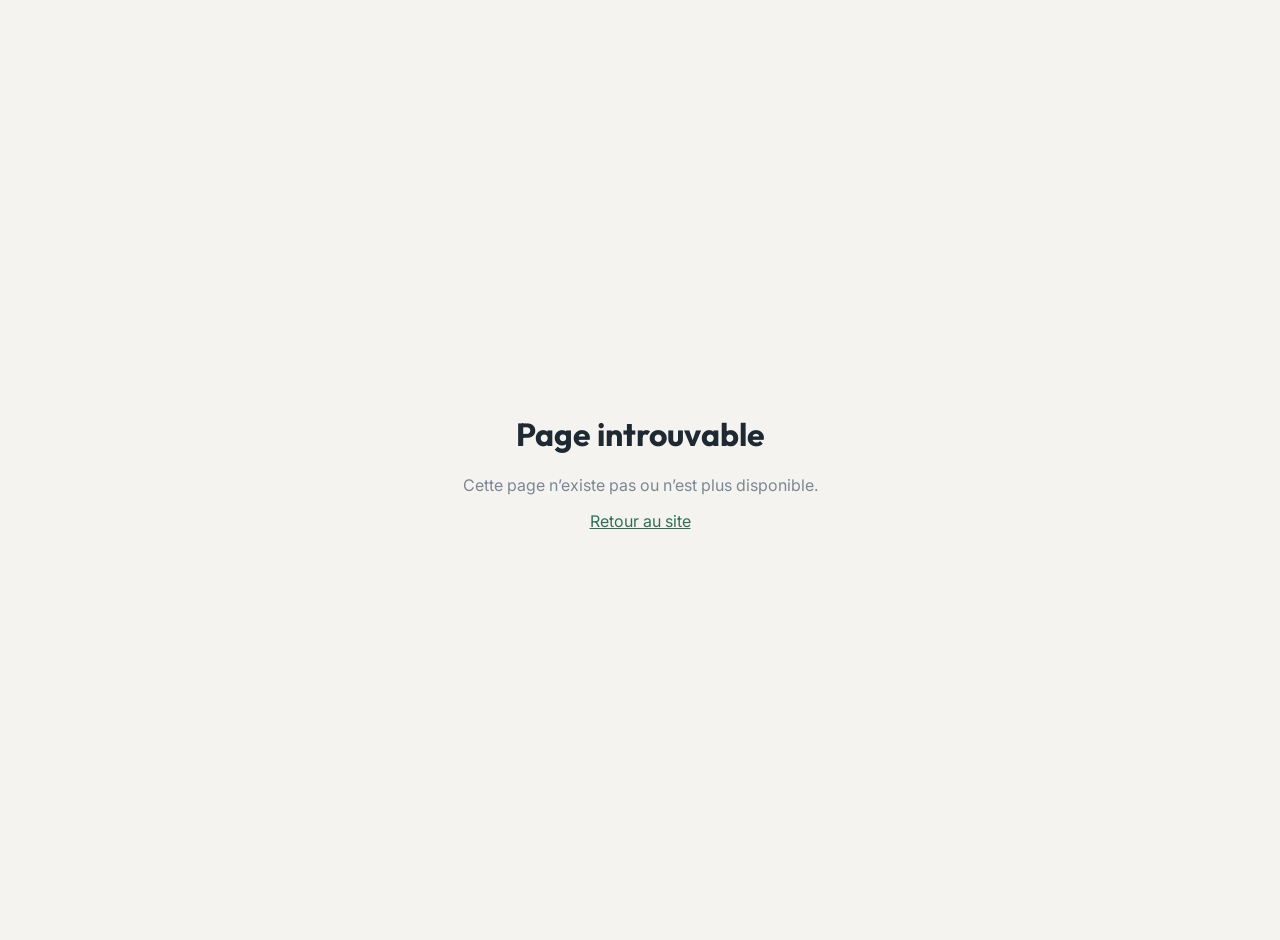
<file: f/index.html>
<!DOCTYPE html>
<html lang="fr-CA">
<head>
  <meta charset="utf-8">
  <meta name="viewport" content="width=device-width, initial-scale=1">
  <title>Stony Automation</title>
  <meta name="robots" content="index,follow">
  <link rel="icon" href="/favicon.ico" sizes="any">
  <link rel="icon" type="image/svg+xml" href="/favicon.svg">
  <link rel="preconnect" href="https://fonts.googleapis.com">
  <link rel="preconnect" href="https://fonts.gstatic.com" crossorigin>
  <link href="https://fonts.googleapis.com/css2?family=Inter:wght@400;600;700&family=Outfit:wght@600;700;800&display=swap" rel="stylesheet">
  <style>
    html, body { margin: 0; background: #F5F3EF; }
    .fn-loading { min-height: 100vh; display: grid; place-items: center; font-family: Inter, system-ui, sans-serif; color: #7B8794; }
  </style>
  <script src="/funnel-render.js"></script>
</head>
<body>
  <div id="app"><div class="fn-loading">Chargement…</div></div>
<script>
(function () {
  const R = window.FunnelRender;
  const st = document.createElement('style'); st.textContent = R.css(''); document.head.appendChild(st);
  const app = document.getElementById('app');
  const parts = location.pathname.replace(/\/+$/, '').split('/');
  const slug = (new URLSearchParams(location.search).get('s') || parts[parts.length - 1] || '').toLowerCase();
  const merciMode = new URLSearchParams(location.search).get('merci') === '1';
  let cfg = null;

  function notFound() {
    app.innerHTML = '<div class="fn-loading" style="text-align:center;padding:20px"><div><h1 style="font-family:Outfit,sans-serif;color:#1F2933">Page introuvable</h1><p>Cette page n’existe pas ou n’est plus disponible.</p><p><a href="/site/" style="color:#2F6F57">Retour au site</a></p></div></div>';
  }
  function showMerci() {
    app.innerHTML = R.merci(cfg); window.scrollTo(0, 0);
    app.querySelectorAll('[data-fn-click]').forEach(a => a.addEventListener('click', () => {
      try { navigator.sendBeacon('/api/funnel?action=click', new Blob([JSON.stringify({ slug })], { type: 'application/json' })); } catch (e) {}
    }));
  }
  function showCapture() {
    app.innerHTML = R.capture(cfg);
    const form = app.querySelector('.fn-form'), msg = form.querySelector('.fn-msg'), btn = form.querySelector('button');
    const err = t => { msg.textContent = t; msg.classList.add('show'); };
    form.addEventListener('submit', async e => {
      e.preventDefault(); msg.classList.remove('show');
      const f = form.elements;
      const data = { slug, courriel: f.courriel.value.trim(), prenom: f.prenom ? f.prenom.value.trim() : '', entreprise: f.entreprise ? f.entreprise.value.trim() : '', telephone: f.telephone ? f.telephone.value.trim() : '', consentement: f.consentement.checked, site_web: f.site_web.value };
      if (f.prenom && !data.prenom) return err('Merci d’indiquer votre prénom.');
      if (!/^[^@\s]+@[^@\s]+\.[^@\s]{2,}$/.test(data.courriel)) return err('Le courriel ne semble pas valide.');
      if (!data.consentement) return err('Merci de cocher la case de consentement.');
      const label = btn.textContent; btn.disabled = true; btn.textContent = 'Envoi…';
      try {
        const r = await fetch('/api/funnel?action=optin', { method: 'POST', headers: { 'Content-Type': 'application/json' }, body: JSON.stringify(data) });
        const j = await r.json().catch(() => ({}));
        if (!r.ok) throw new Error(j.error || 'Envoi impossible.');
        history.replaceState(null, '', location.pathname + '?merci=1');
        showMerci();
      } catch (ex) { err(ex.message + ' Réessayez dans un instant.'); btn.disabled = false; btn.textContent = label; }
    });
  }

  if (!/^[a-z0-9]+(-[a-z0-9]+)*$/.test(slug)) return notFound();
  fetch('/api/funnel?action=page&s=' + encodeURIComponent(slug) + (merciMode ? '&vue=0' : ''))
    .then(r => r.ok ? r.json() : Promise.reject())
    .then(j => {
      cfg = j.config || {};
      const c = cfg.capture || {};
      document.title = (cfg.titre_page || c.titre || j.nom || 'Stony Automation').replace(/\*\*/g, '');
      if (cfg.description) { const m = document.createElement('meta'); m.name = 'description'; m.content = cfg.description; document.head.appendChild(m); }
      merciMode ? showMerci() : showCapture();
    })
    .catch(notFound);
})();
</script>
</body>
</html>
</file>
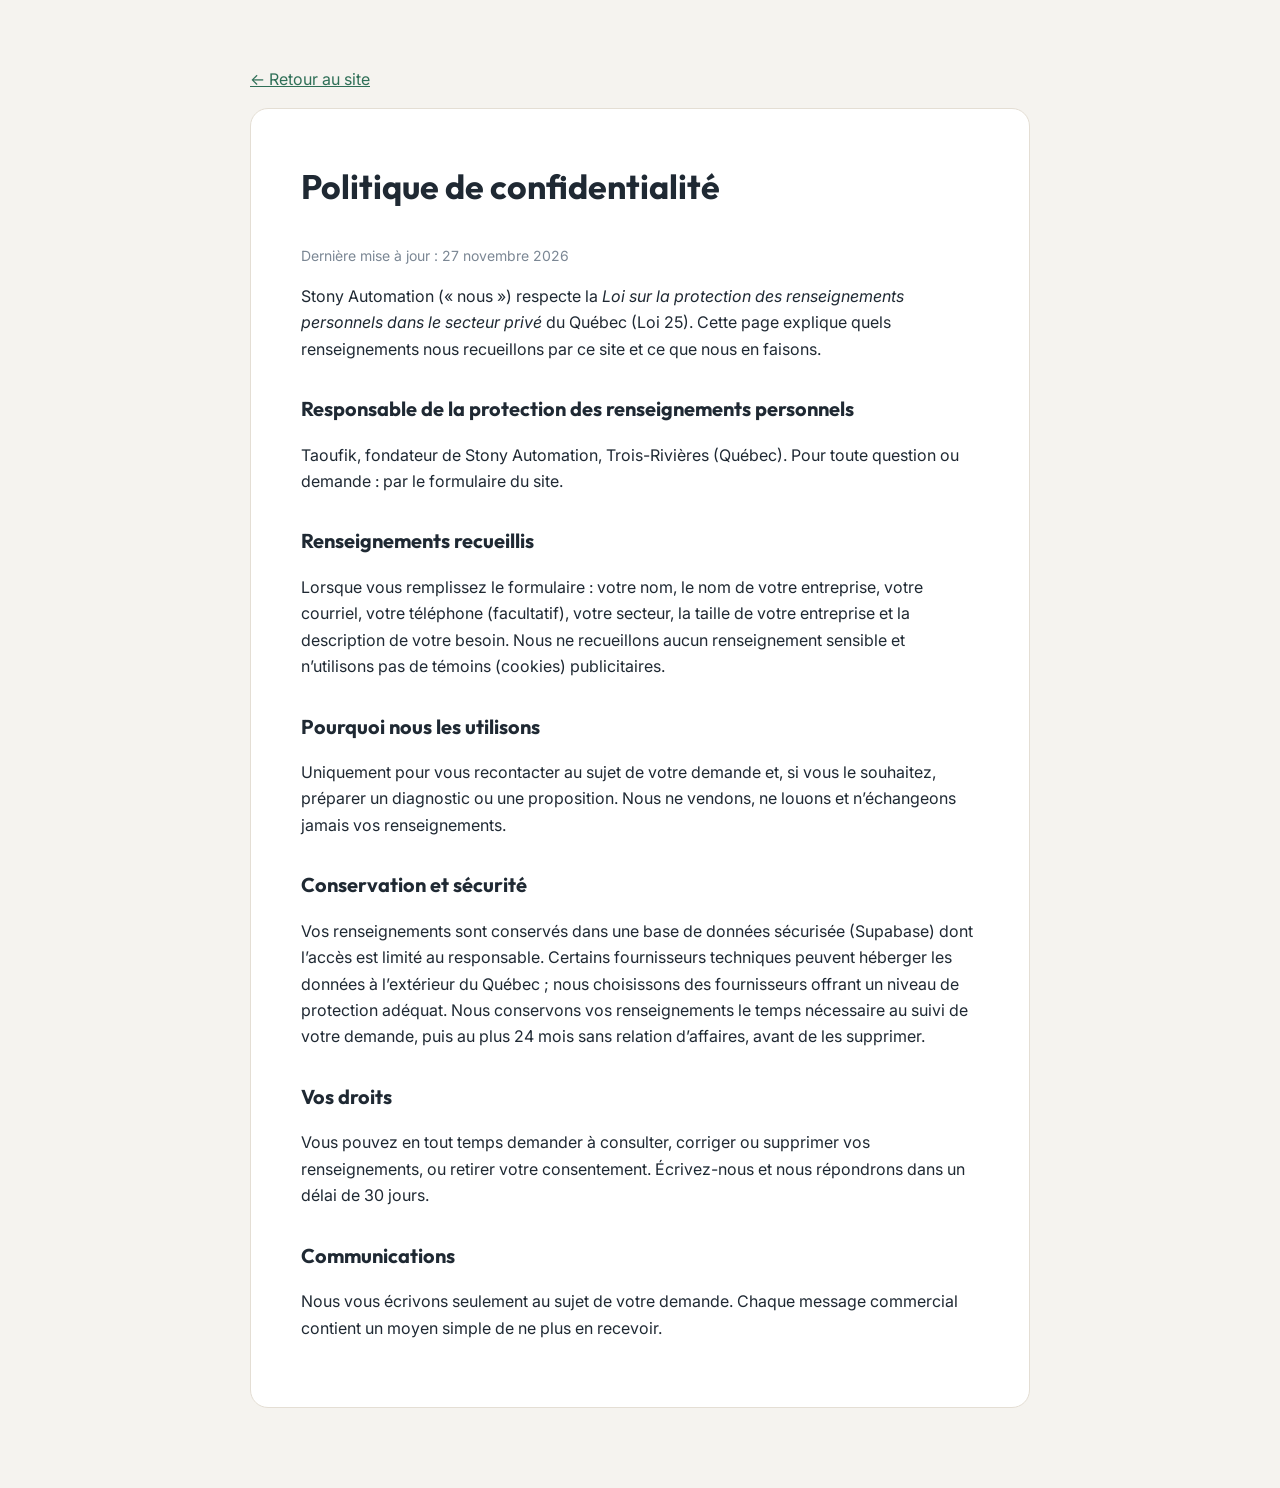
<file: site/confidentialite.html>
<!DOCTYPE html>
<html lang="fr-CA">
<head>
  <meta charset="utf-8">
  <meta name="viewport" content="width=device-width, initial-scale=1">
  <title>Politique de confidentialité — Stony Automation</title>
  <link rel="icon" href="/favicon.ico" sizes="any">
  <link rel="icon" type="image/svg+xml" href="/favicon.svg">
  <link href="https://fonts.googleapis.com/css2?family=Inter:wght@400;600&family=Outfit:wght@600;700&display=swap" rel="stylesheet">
  <style>
    body { margin: 0; font-family: Inter, system-ui, sans-serif; color: #1F2933; background: #F5F3EF; line-height: 1.65; }
    main { width: min(780px, 92vw); margin: 0 auto; padding: 50px 0 80px; }
    article { background: #fff; border-radius: 18px; padding: clamp(24px, 5vw, 50px); border: 1px solid #E4DED4; }
    h1, h2 { font-family: Outfit, sans-serif; } h1 { font-size: 34px; margin-top: 0; } h2 { font-size: 20px; margin-top: 30px; }
    a { color: #2F6F57; } .muted { color: #7B8794; font-size: 14px; }
  </style>
</head>
<body>
<main>
  <p><a href="./">← Retour au site</a></p>
  <article>
    <h1>Politique de confidentialité</h1>
    <p class="muted">Dernière mise à jour : <span id="maj">27 novembre 2026</span></p>

    <p>Stony Automation (« nous ») respecte la <i>Loi sur la protection des renseignements personnels dans le secteur privé</i> du Québec (Loi 25). Cette page explique quels renseignements nous recueillons par ce site et ce que nous en faisons.</p>

    <h2>Responsable de la protection des renseignements personnels</h2>
    <p>Taoufik, fondateur de Stony Automation, Trois-Rivières (Québec). Pour toute question ou demande : <span id="resp-contact">par le formulaire du site</span>.</p>

    <h2>Renseignements recueillis</h2>
    <p>Lorsque vous remplissez le formulaire : votre nom, le nom de votre entreprise, votre courriel, votre téléphone (facultatif), votre secteur, la taille de votre entreprise et la description de votre besoin. Nous ne recueillons aucun renseignement sensible et n’utilisons pas de témoins (cookies) publicitaires.</p>

    <h2>Pourquoi nous les utilisons</h2>
    <p>Uniquement pour vous recontacter au sujet de votre demande et, si vous le souhaitez, préparer un diagnostic ou une proposition. Nous ne vendons, ne louons et n’échangeons jamais vos renseignements.</p>

    <h2>Conservation et sécurité</h2>
    <p>Vos renseignements sont conservés dans une base de données sécurisée (Supabase) dont l’accès est limité au responsable. Certains fournisseurs techniques peuvent héberger les données à l’extérieur du Québec ; nous choisissons des fournisseurs offrant un niveau de protection adéquat. Nous conservons vos renseignements le temps nécessaire au suivi de votre demande, puis au plus 24 mois sans relation d’affaires, avant de les supprimer.</p>

    <h2>Vos droits</h2>
    <p>Vous pouvez en tout temps demander à consulter, corriger ou supprimer vos renseignements, ou retirer votre consentement. Écrivez-nous et nous répondrons dans un délai de 30 jours.</p>

    <h2>Communications</h2>
    <p>Nous vous écrivons seulement au sujet de votre demande. Chaque message commercial contient un moyen simple de ne plus en recevoir.</p>
  </article>
</main>
<script>
  // Mets ici le même courriel que dans index.html (CONTACT.courriel)
  const COURRIEL = '';
  if (COURRIEL) document.getElementById('resp-contact').innerHTML = `<a href="mailto:${COURRIEL}">${COURRIEL}</a>`;
</script>
</body>
</html>
</file>
